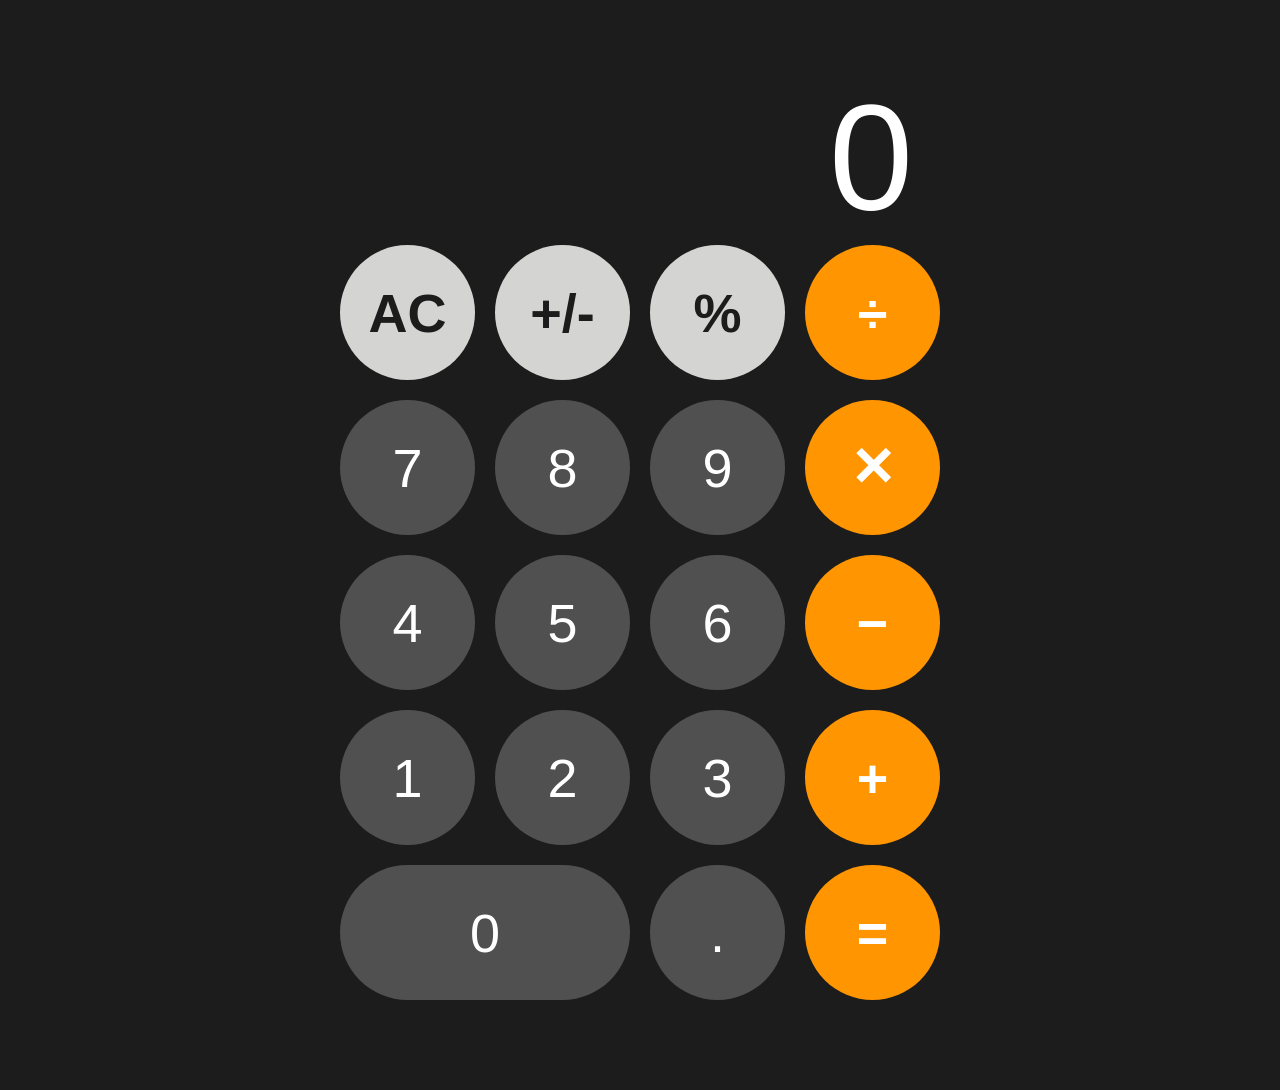
<file: index.html>
<!DOCTYPE html>
<html lang="en" dir="ltr">

<head>
  <link rel="stylesheet" href="css.css">
  <meta charset="utf-8">
  <title></title>
</head>

<body>
  <div id="main">
    <div class="container">
      <div id="display">0</div>
      <div class="clear" onmouseup="reset()">AC</div>
      <div class="negativeSwitch extra">
        +/-
      </div>
      <div class="percentage extra">
        %
      </div>
      <div class="divide operators">
        &#247;
      </div>
      <div class="1 numbers">7</div>
      <div class="2 numbers">8</div>
      <div class="3 numbers">9</div>
      <div class="multiply operators">
        &#10005;
      </div>
      <div class="4 numbers">4</div>
      <div class="5 numbers">5</div>
      <div class="6 numbers">6</div>
      <div class="subtract operators">
        &#8722;
      </div>
      <div class="7 numbers">1</div>
      <div class="8 numbers">2</div>
      <div class="9 numbers">3</div>
      <div class="add operators" onclick=''>
        +
      </div>
      <div class="zero numbers">0</div>
      <div class="comma">
        .
      </div>
      <div class="equals" onclick="equals()">
        =
      </div>
    </div>
  </div>
  <!--<script type="text/javascript" src="script.js">

  </script>-->
  <script type="text/javascript" src='test.js'>

  </script>
</body>

</html>
</file>
<file: css.css>
body {
  user-select: none;
  font-size: 54px;
  font-weight: normal;
  color: white;
  font-family: Helvetica;
  background: #1C1C1C;
}
.container {
  margin: 10vh auto;
  width: 600px;
  display: grid;
  grid-template-columns: 1fr 1fr 1fr 1fr;
  grid-auto-rows: minmax(135px, 135px);
  grid-gap: 20px;
}

.container > div {
  display: flex;
  align-items: center;
  justify-content: center;
}
#display {
  letter-spacing: 0px;
  padding-right: 4.5%;
  font-size: 2.8em;
  justify-content: flex-end;
  grid-column: 1/5;
}
.zero {
  grid-column: 1/3;
}
.numbers {
  border-radius: 50%;
  background: #505050;
}
.operators {
  font-weight: bold;
  border-radius: 50%;
  background: #FF9500;
}
.clear, .extra {
  font-weight: bold;
  color: #1C1C1C;
  border-radius: 50%;
  background: #D4D4D2;
}
.zero {
  border-radius: 80px;
}
.active {
  background: #ffffff;
  color: #FF9500;
}
.equals {
  position: relative;
  font-weight: bold;
  border-radius: 50%;
  background: #FF9500;
}
.comma {
  border-radius: 50%;
  background: #505050;
}
.container>div:not(:first-child):hover {
  box-shadow: inset 0 0 0 1000px rgba(255,255,255,.5);
}
</file>
